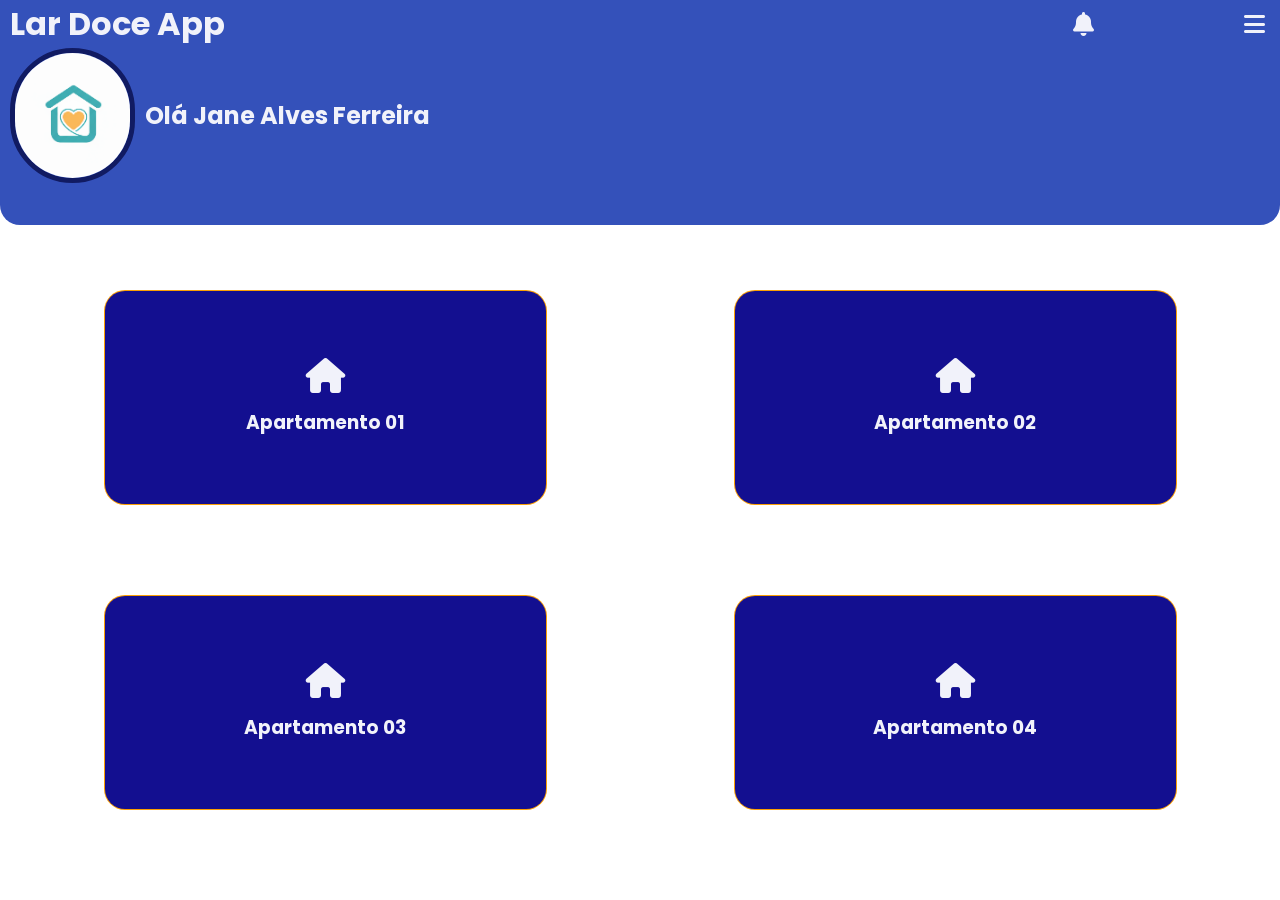
<file: index.html>
<!DOCTYPE html>
<html lang="en">
<head>
    <meta charset="UTF-8">
    <meta name="viewport" content="width=device-width, initial-scale=1.0">
    <link rel="stylesheet" href="./style/style_tela_inicial.css">
    <link rel="stylesheet" href="https://cdnjs.cloudflare.com/ajax/libs/font-awesome/6.4.0/css/all.min.css" integrity="sha512-iecdLmaskl7CVkqkXNQ/ZH/XLlvWZOJyj7Yy7tcenmpD1ypASozpmT/E0iPtmFIB46ZmdtAc9eNBvH0H/ZpiBw==" crossorigin="anonymous" referrerpolicy="no-referrer" />
    <title>Document</title>
</head>
<body>
    <div class="box-inicial">
        <div class="box-inicial-text-icons">
            <div class="box-inicial-text">
                <h1>Lar Doce App</h1>
            </div>
            <div class="box-inicial-icons">
                <a href=""><i class="fa-solid fa-bell"></i></a>
                <a href=""><i class="fa-solid fa-bars"></i></a>
            </div> 
        </div>
        <div class="box-inicial-profile">
            <img src="./imgs/logo.png" alt="">
            <h2>Olá Jane Alves Ferreira</h2>
        </div>
    </div>
    <ul class="buttons">
        <li class="button">
            <a href="ap_01.html">
                <i class="fa-solid fa-house"></i>
                <h3>Apartamento 01</h3>
            </a>
        </li>
        

        <li class="button">
            <a href="ap_02.html">
                <i class="fa-solid fa-house"></i>
                <h3>Apartamento 02</h3>
            </a>
        </li>
        
        <li class="button">
            <a href="ap_03.html">
                <i class="fa-solid fa-house"></i>
                <h3>Apartamento 03</h3>
            </a>
        </li>
        <li class="button">
            <a href="ap_04.html">
                <i class="fa-solid fa-house"></i>
                <h3>Apartamento 04</h3>
            </a>
        </li>
        

    </ul>

</body>
</html>
</file>
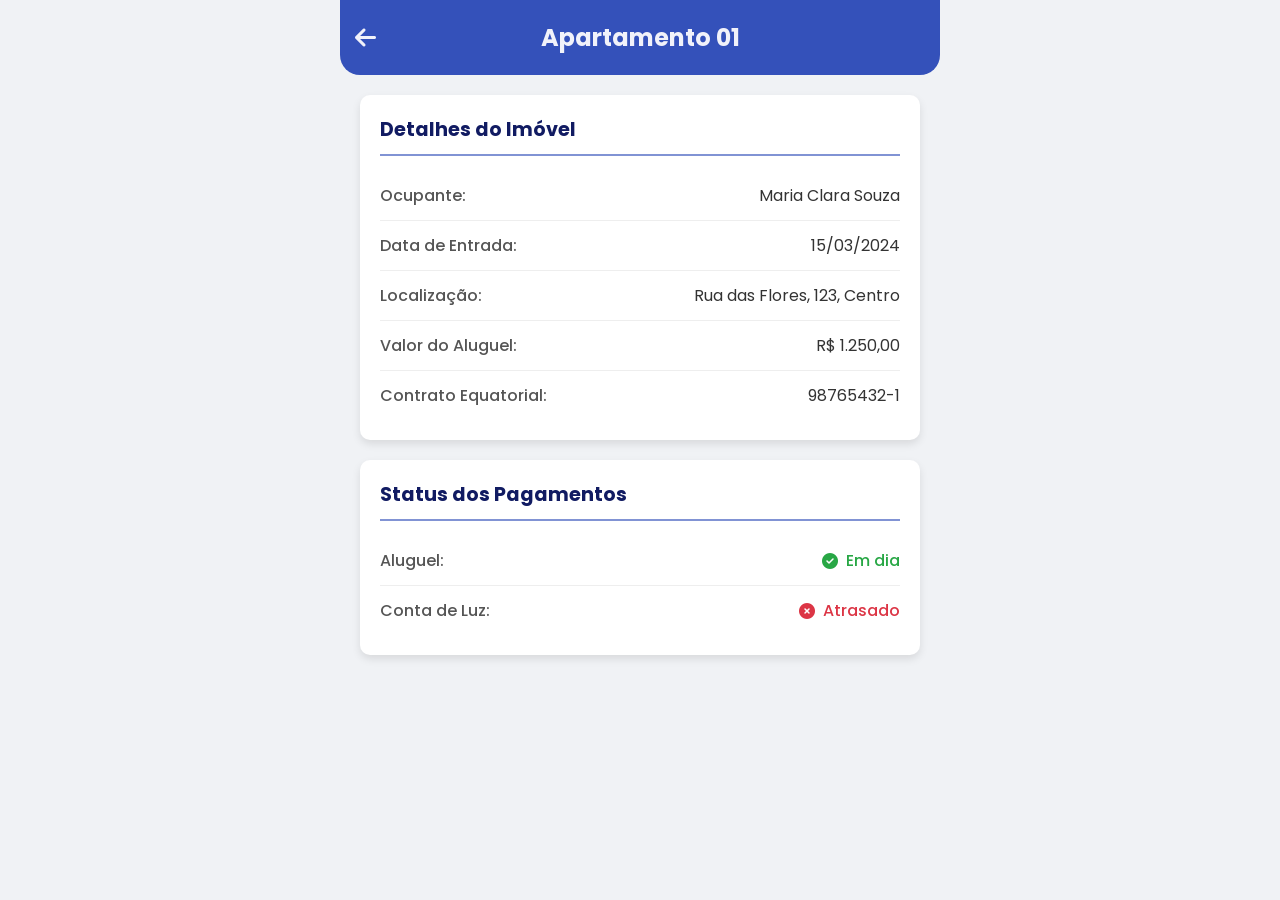
<file: ap_01.html>
<!DOCTYPE html>
<html lang="pt-BR">
<head>
    <meta charset="UTF-8">
    <meta name="viewport" content="width=device-width, initial-scale=1.0">
    <link rel="stylesheet" href="./style/style_ap.css"> 
    <link rel="stylesheet" href="https://cdnjs.cloudflare.com/ajax/libs/font-awesome/6.4.0/css/all.min.css" integrity="sha512-iecdLmaskl7CVkqkXNQ/ZH/XLlvWZOJyj7Yy7tcenmpD1ypASozpmT/E0iPtmFIB46ZmdtAc9eNBvH0H/ZpiBw==" crossorigin="anonymous" referrerpolicy="no-referrer" />
    <title>Apartamento 01</title>
</head>
<body>
    
    <div class="container">
        <header class="header-ap">
            <a href="index.html" class="back-button"><i class="fa-solid fa-arrow-left"></i></a>
            <h1>Apartamento 01</h1>
        </header>

        <main class="content">
            <div class="info-card">
                <h2>Detalhes do Imóvel</h2>
                <div class="info-item">
                    <span class="label">Ocupante:</span>
                    <span class="value">Maria Clara Souza</span>
                </div>
                <div class="info-item">
                    <span class="label">Data de Entrada:</span>
                    <span class="value">15/03/2024</span>
                </div>
                <div class="info-item">
                    <span class="label">Localização:</span>
                    <span class="value">Rua das Flores, 123, Centro</span>
                </div>
                <div class="info-item">
                    <span class="label">Valor do Aluguel:</span>
                    <span class="value">R$ 1.250,00</span>
                </div>
                 <div class="info-item">
                    <span class="label">Contrato Equatorial:</span>
                    <span class="value">98765432-1</span>
                </div>
            </div>

            <div class="status-card">
                <h2>Status dos Pagamentos</h2>
                <div class="status-item">
                    <span class="label">Aluguel:</span>
                    <span class="status-value status-ok">
                        <i class="fa-solid fa-circle-check"></i> Em dia
                    </span>
                </div>
                <div class="status-item">
                    <span class="label">Conta de Luz:</span>
                    <span class="status-value status-atrasado">
                        <i class="fa-solid fa-circle-xmark"></i> Atrasado
                    </span>
                </div>
            </div>
        </main>
    </div>

</body>
</html>
</file>
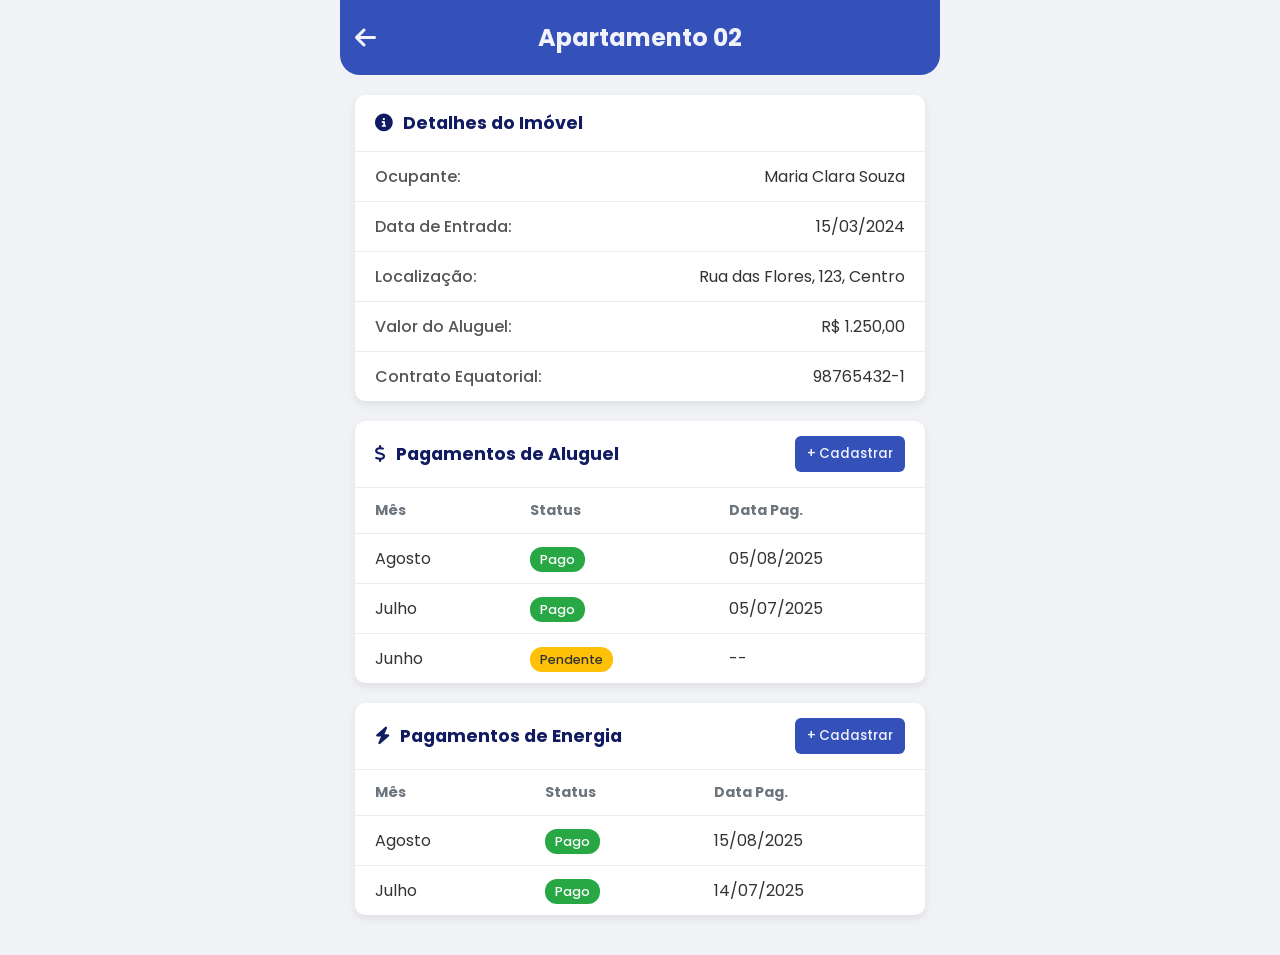
<file: ap_02.html>
<!DOCTYPE html>
<html lang="pt-BR">
<head>
    <meta charset="UTF-8">
    <meta name="viewport" content="width=device-width, initial-scale=1.0">
    <link rel="stylesheet" href="./style/style_ap2.css"> 
    <link rel="stylesheet" href="https://cdnjs.cloudflare.com/ajax/libs/font-awesome/6.4.0/css/all.min.css" integrity="sha512-iecdLmaskl7CVkqkXNQ/ZH/XLlvWZOJyj7Yy7tcenmpD1ypASozpmT/E0iPtmFIB46ZmdtAc9eNBvH0H/ZpiBw==" crossorigin="anonymous" referrerpolicy="no-referrer" />
    <title>Apartamento 02</title>
</head>
<body>
    
    <div class="container">
        <header class="header-ap">
            <a href="index.html" class="back-button"><i class="fa-solid fa-arrow-left"></i></a>
            <h1>Apartamento 02</h1>
        </header>

        <main class="content">
            <div class="info-card">
                <h2><i class="fa-solid fa-circle-info"></i> Detalhes do Imóvel</h2>
                <div class="info-item">
                    <span class="label">Ocupante:</span>
                    <span class="value">Maria Clara Souza</span>
                </div>
                
                <div class="info-item">
                    <span class="label">Data de Entrada:</span>
                    <span class="value">15/03/2024</span>
                </div>
                <div class="info-item">
                    <span class="label">Localização:</span>
                    <span class="value">Rua das Flores, 123, Centro</span>
                </div>
                <div class="info-item">
                    <span class="label">Valor do Aluguel:</span>
                    <span class="value">R$ 1.250,00</span>
                </div>
                 <div class="info-item">
                    <span class="label">Contrato Equatorial:</span>
                    <span class="value">98765432-1</span>
                </div>
            </div>

            <div class="payment-card">
                <div class="payment-header">
                    <h2><i class="fa-solid fa-dollar-sign"></i> Pagamentos de Aluguel</h2>
                    <button class="btn-add" id="btnAddAluguel">+ Cadastrar</button>
                </div>
                <div class="payment-list">
                    <table>
                        <thead>
                            <tr>
                                <th>Mês</th>
                                <th>Status</th>
                                <th>Data Pag.</th>
                            </tr>
                        </thead>
                        <tbody id="aluguel-table-body">
                            <tr>
                                <td>Agosto</td>
                                <td><span class="status-badge status-ok">Pago</span></td>
                                <td>05/08/2025</td>
                            </tr>
                            <tr>
                                <td>Julho</td>
                                <td><span class="status-badge status-ok">Pago</span></td>
                                <td>05/07/2025</td>
                            </tr>
                            <tr>
                                <td>Junho</td>
                                <td><span class="status-badge status-pendente">Pendente</span></td>
                                <td>--</td>
                            </tr>
                        </tbody>
                    </table>
                </div>
            </div>

             <div class="payment-card">
                <div class="payment-header">
                    <h2><i class="fa-solid fa-bolt"></i> Pagamentos de Energia</h2>
                    <button class="btn-add" id="btnAddEnergia">+ Cadastrar</button>
                </div>
                <div class="payment-list">
                    <table>
                        <thead>
                            <tr>
                                <th>Mês</th>
                                <th>Status</th>
                                <th>Data Pag.</th>
                            </tr>
                        </thead>
                        <tbody id="energia-table-body">
                            <tr>
                                <td>Agosto</td>
                                <td><span class="status-badge status-ok">Pago</span></td>
                                <td>15/08/2025</td>
                            </tr>
                            <tr>
                                <td>Julho</td>
                                <td><span class="status-badge status-ok">Pago</span></td>
                                <td>14/07/2025</td>
                            </tr>
                        </tbody>
                    </table>
                </div>
            </div>
        </main>
    </div>

    <div id="payment-modal" class="modal-overlay">
        <div class="modal-content">
            <div class="modal-header">
                <h2 id="modal-title">Cadastrar Pagamento</h2>
                <button class="close-button">&times;</button>
            </div>
            <div class="modal-body">
                <form id="payment-form">
                    <div class="form-group">
                        <label for="month-select">Mês de Referência</label>
                        <select id="month-select" required>
                            <option value="Janeiro">Janeiro</option>
                            <option value="Fevereiro">Fevereiro</option>
                            <option value="Março">Março</option>
                            <option value="Abril">Abril</option>
                            <option value="Maio">Maio</option>
                            <option value="Junho">Junho</option>
                            <option value="Julho">Julho</option>
                            <option value="Agosto">Agosto</option>
                            <option value="Setembro">Setembro</option>
                            <option value="Outubro">Outubro</option>
                            <option value="Novembro">Novembro</option>
                            <option value="Dezembro">Dezembro</option>
                        </select>
                    </div>
                    <div class="form-group">
                        <label for="payment-date">Data do Pagamento</label>
                        <input type="date" id="payment-date" required>
                    </div>
                    <button type="submit" class="btn-submit">Salvar Pagamento</button>
                </form>
            </div>
        </div>
    </div>

    <script>
        // Elementos do Modal
        const modal = document.getElementById('payment-modal');
        const modalTitle = document.getElementById('modal-title');
        const closeModalButton = document.querySelector('.close-button');
        const paymentForm = document.getElementById('payment-form');
        const monthSelect = document.getElementById('month-select');
        const dateInput = document.getElementById('payment-date');

        // Botões para abrir o modal
        const btnAddAluguel = document.getElementById('btnAddAluguel');
        const btnAddEnergia = document.getElementById('btnAddEnergia');

        // Corpos das tabelas
        const aluguelTableBody = document.getElementById('aluguel-table-body');
        const energiaTableBody = document.getElementById('energia-table-body');
        
        let currentPaymentType = ''; // Variável para saber qual tipo de pagamento está sendo cadastrado

        // Função para abrir o modal
        const openModal = (type) => {
            currentPaymentType = type;
            modalTitle.textContent = `Cadastrar Pagamento de ${type === 'aluguel' ? 'Aluguel' : 'Energia'}`;
            paymentForm.reset(); // Limpa o formulário
            modal.style.display = 'flex';
        };

        // Função para fechar o modal
        const closeModal = () => {
            modal.style.display = 'none';
        };

        // Event Listeners para abrir o modal
        btnAddAluguel.addEventListener('click', () => openModal('aluguel'));
        btnAddEnergia.addEventListener('click', () => openModal('energia'));

        // Event Listeners para fechar o modal
        closeModalButton.addEventListener('click', closeModal);
        modal.addEventListener('click', (event) => {
            if (event.target === modal) { // Fecha se clicar fora do conteúdo
                closeModal();
            }
        });

        // Event Listener para o formulário
        paymentForm.addEventListener('submit', (event) => {
            event.preventDefault(); // Impede o recarregamento da página

            const month = monthSelect.value;
            const rawDate = dateInput.value; // Formato AAAA-MM-DD
            
            // Formata a data para DD/MM/AAAA
            const dateParts = rawDate.split('-');
            const paymentDate = `${dateParts[2]}/${dateParts[1]}/${dateParts[0]}`;

            // Cria a nova linha da tabela
            const newRow = document.createElement('tr');
            newRow.innerHTML = `
                <td>${month}</td>
                <td><span class="status-badge status-ok">Pago</span></td>
                <td>${paymentDate}</td>
            `;

            // Adiciona a linha na tabela correta
            if (currentPaymentType === 'aluguel') {
                aluguelTableBody.prepend(newRow); // prepend adiciona no início
            } else {
                energiaTableBody.prepend(newRow);
            }

            closeModal(); // Fecha o modal após adicionar
        });
    </script>
</body>
</html>
</file>
<file: style/style_tela_inicial.css>
@import url('https://fonts.googleapis.com/css2?family=Poppins:wght@200;300;400;500;700&family=Roboto:wght@100;300;400;500;700;900&family=Source+Sans+Pro:wght@200;300;400;600;700;900&display=swap');


* {
    margin: 0;
    padding: 0;
    box-sizing: border-box;
    color: var(--text-color);
    font-family: 'Poppins', sans-serif;
}

:root{
    --primary-color: #3451BA;
    --second-color: #8193D4;
    --third-color: #111B62;
    --forty-color: #130f90;
    --text-color: #F1F2FA;
    
}


.box-inicial{
    background-color: var(--primary-color);
    height: 25vh;
    border-bottom-left-radius: 20px;
    border-bottom-right-radius: 20px;
    display: flex;
    flex-direction: column;
    justify-content: flex-start;
    
}
.box-inicial-text-icons{
    display: flex;
    flex-direction: row;
    justify-content: space-between;
    align-items: center;
}
.box-inicial-text-icons .box-inicial-text{
    margin-left: 10px;

}

.box-inicial-icons{
    width: 15%;
    font-size: 1.5rem;
    display: flex;
    justify-content: space-between;
    margin-right: 15px;
    margin-left: 15px;

}
.box-inicial-profile{
    display: flex;
    align-items: center;
    height: 15vh;

}
.box-inicial-profile img{
    height: 100%;
    border-radius: 100px;
    border: 5px solid var(--third-color) ;
    margin: 12px 10px;
}



ul{
    width: 100%;
    height: 70vh;
    list-style: none;
    display: grid;
    grid-template-columns: repeat(2, 1fr);

    align-items: center;
    align-content:stretch;
    justify-items: center;
    margin: 10px 0px;
    padding: 10px;
    
}

li{
    width: 70%;
    height: 70%;
    display: flex;
    flex-direction: column;
    align-items: center;
    justify-content: center;
    text-align: center;
    background-color: var(--forty-color);
    border-radius: 20px;
    box-shadow:  0 0 0 1px rgba(250, 159, 3);
    padding: 0px;
    

}


li i{
    font-size: 35px;
    margin-bottom: 14px;
}
li a{
    text-decoration: none;
}
</file>
<file: style/style_ap.css>
@import url('https://fonts.googleapis.com/css2?family=Poppins:wght@200;300;400;500;700&display=swap');

/* Reutilizando as variáveis de cor da tela inicial para consistência */
:root {
    --primary-color: #3451BA;
    --second-color: #8193D4;
    --third-color: #111B62;
    --forty-color: #130f90;
    --text-color: #F1F2FA;
    --background-color: #f0f2f5;
    --card-background: #ffffff;
    --text-dark: #333;
    --status-ok: #28a745;
    --status-atrasado: #dc3545;
}

* {
    margin: 0;
    padding: 0;
    box-sizing: border-box;
    font-family: 'Poppins', sans-serif;
}

body {
    background-color: var(--background-color);
    color: var(--text-dark);
}

.container {
    width: 100%;
    max-width: 600px;
    margin: 0 auto;
}

.header-ap {
    background-color: var(--primary-color);
    color: var(--text-color);
    padding: 20px 15px;
    display: flex;
    align-items: center;
    position: relative;
    text-align: center;
    border-bottom-left-radius: 20px;
    border-bottom-right-radius: 20px;
}

.header-ap h1 {
    flex-grow: 1; /* Faz o H1 ocupar o espaço e se centralizar */
    margin: 0;
    font-size: 1.5rem;
}

.back-button {
    color: var(--text-color);
    font-size: 1.5rem;
    text-decoration: none;
    position: absolute; /* Posição absoluta para fácil controle */
    left: 15px;
}

.content {
    padding: 20px;
}

.info-card, .status-card {
    background-color: var(--card-background);
    border-radius: 10px;
    padding: 20px;
    margin-bottom: 20px;
    box-shadow: 0 4px 8px rgba(0, 0, 0, 0.1);
}

.info-card h2, .status-card h2 {
    margin-bottom: 15px;
    font-size: 1.2rem;
    color: var(--third-color);
    border-bottom: 2px solid var(--second-color);
    padding-bottom: 10px;
}

.info-item, .status-item {
    display: flex;
    justify-content: space-between;
    align-items: center;
    padding: 12px 0;
    border-bottom: 1px solid #eee;
}

.info-item:last-child, .status-item:last-child {
    border-bottom: none;
}

.label {
    font-weight: 500;
    color: #555;
}

.value {
    font-weight: 400;
    text-align: right;
}

.status-value {
    display: flex;
    align-items: center;
    gap: 8px; /* Espaço entre o ícone e o texto */
    font-weight: 500;
}

.status-ok {
    color: var(--status-ok);
}

.status-atrasado {
    color: var(--status-atrasado);
}
</file>
<file: style/style_ap2.css>
@import url('https://fonts.googleapis.com/css2?family=Poppins:wght@200;300;400;500;700&display=swap');

:root {
    --primary-color: #3451BA;
    --second-color: #8193D4;
    --third-color: #111B62;
    --text-color: #F1F2FA;
    --background-color: #f0f2f5;
    --card-background: #ffffff;
    --text-dark: #333;
    --status-ok: #28a745;
    --status-pendente: #ffc107;
    --border-color: #e9ecef;
}

* {
    margin: 0;
    padding: 0;
    box-sizing: border-box;
    font-family: 'Poppins', sans-serif;
}

body {
    background-color: var(--background-color);
    color: var(--text-dark);
}

.container {
    width: 100%;
    max-width: 600px;
    margin: 0 auto;
    padding-bottom: 20px;
}

.header-ap {
    background-color: var(--primary-color);
    color: var(--text-color);
    padding: 20px 15px;
    display: flex;
    align-items: center;
    position: relative;
    text-align: center;
    border-bottom-left-radius: 20px;
    border-bottom-right-radius: 20px;
    margin-bottom: 20px;
}

.header-ap h1 {
    flex-grow: 1;
    margin: 0;
    font-size: 1.5rem;
}

.back-button {
    color: var(--text-color);
    font-size: 1.5rem;
    text-decoration: none;
    position: absolute;
    left: 15px;
}

.content {
    padding: 0 15px;
}

.info-card, .payment-card {
    background-color: var(--card-background);
    border-radius: 10px;
    margin-bottom: 20px;
    box-shadow: 0 4px 8px rgba(0, 0, 0, 0.08);
    overflow: hidden; /* Garante que os cantos arredondados sejam respeitados */
}

.info-card h2, .payment-header h2 {
    margin: 0;
    font-size: 1.1rem;
    color: var(--third-color);
    display: flex;
    align-items: center;
    gap: 10px;
}

.info-card .info-item {
    display: flex;
    justify-content: space-between;
    padding: 12px 20px;
    border-bottom: 1px solid var(--border-color);
}
.info-card .info-item:last-child{
    border-bottom: none;
}
.info-card h2{
    padding: 15px 20px;
    border-bottom: 1px solid var(--border-color);
}
.label {
    font-weight: 500;
    color: #555;
}

.payment-header {
    display: flex;
    justify-content: space-between;
    align-items: center;
    padding: 15px 20px;
    border-bottom: 1px solid var(--border-color);
}

.btn-add {
    background-color: var(--primary-color);
    color: var(--text-color);
    border: none;
    border-radius: 6px;
    padding: 8px 12px;
    font-weight: 500;
    cursor: pointer;
    transition: background-color 0.2s;
}

.btn-add:hover {
    background-color: var(--third-color);
}

.payment-list table {
    width: 100%;
    border-collapse: collapse;
}

.payment-list th, .payment-list td {
    padding: 12px 20px;
    text-align: left;
    border-bottom: 1px solid var(--border-color);
}
.payment-list tbody tr:last-child td{
    border-bottom: none;
}

.payment-list th {
    font-size: 0.9rem;
    color: #6c757d;
}

.status-badge {
    padding: 4px 10px;
    border-radius: 12px;
    font-size: 0.8rem;
    font-weight: 500;
    color: #fff;
    text-align: center;
}
.status-ok {
    background-color: var(--status-ok);
}
.status-pendente {
    background-color: var(--status-pendente);
    color: var(--text-dark);
}

/* ESTILOS DO MODAL */
.modal-overlay {
    position: fixed;
    top: 0;
    left: 0;
    width: 100%;
    height: 100%;
    background-color: rgba(0, 0, 0, 0.6);
    display: none; /* Inicia escondido */
    justify-content: center;
    align-items: center;
    z-index: 1000;
}

.modal-content {
    background-color: #fff;
    border-radius: 10px;
    width: 90%;
    max-width: 400px;
    box-shadow: 0 5px 15px rgba(0,0,0,0.3);
}

.modal-header {
    display: flex;
    justify-content: space-between;
    align-items: center;
    padding: 15px 20px;
    border-bottom: 1px solid var(--border-color);
}
.modal-header h2{
    font-size: 1.2rem;
    color: var(--third-color);
}

.close-button {
    background: none;
    border: none;
    font-size: 2rem;
    font-weight: 300;
    line-height: 1;
    cursor: pointer;
    color: #888;
}

.modal-body {
    padding: 20px;
}

.form-group {
    margin-bottom: 15px;
}

.form-group label {
    display: block;
    margin-bottom: 5px;
    font-weight: 500;
}

.form-group input, .form-group select {
    width: 100%;
    padding: 10px;
    border: 1px solid #ccc;
    border-radius: 5px;
    font-size: 1rem;
}

.btn-submit {
    width: 100%;
    background-color: var(--status-ok);
    color: white;
    padding: 12px;
    border: none;
    border-radius: 5px;
    font-size: 1rem;
    font-weight: 500;
    cursor: pointer;
    transition: background-color 0.2s;
}
.btn-submit:hover{
    background-color: #218838;
}
</file>
